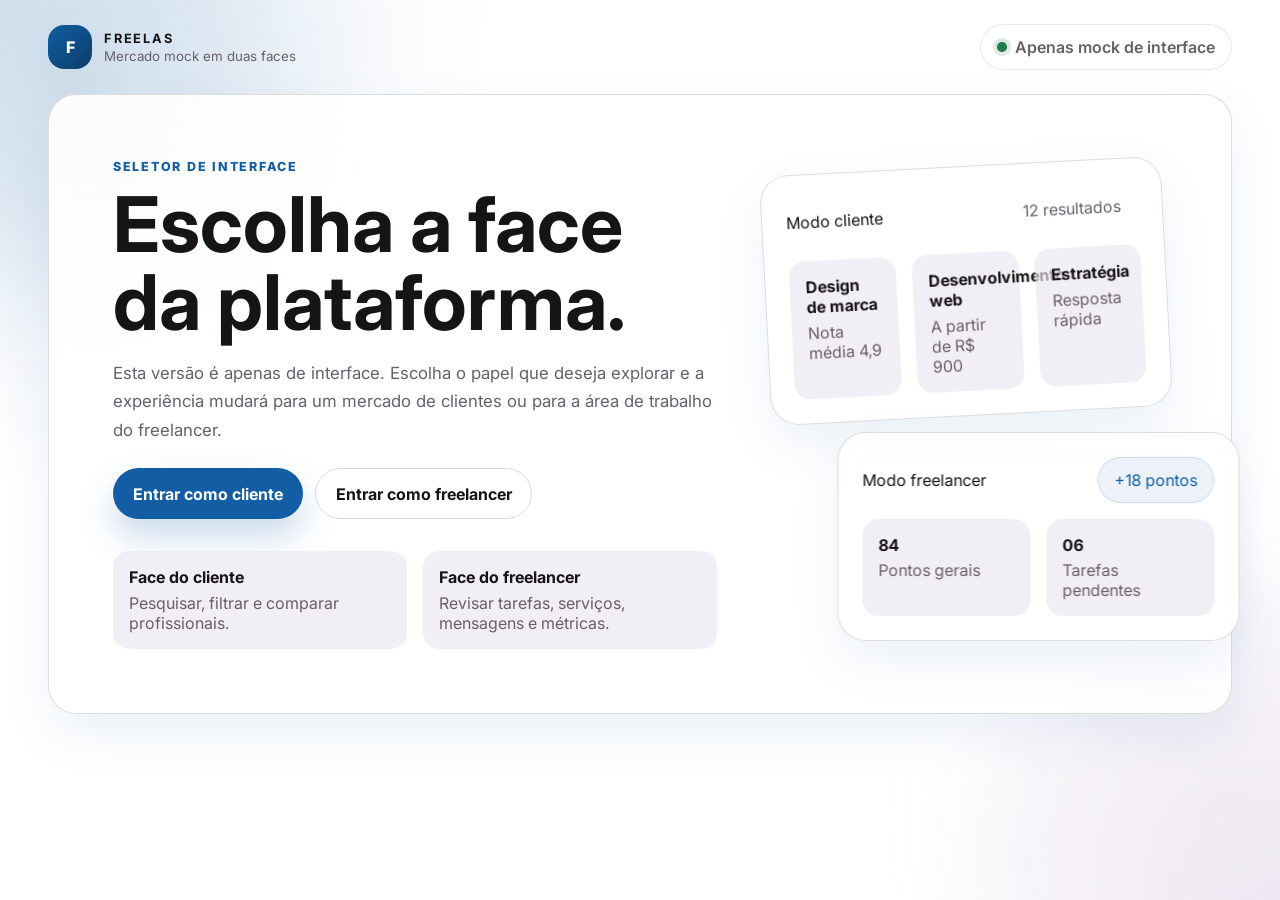
<file: index.html>
<!DOCTYPE html>
<html lang="pt-BR">
  <head>
    <meta charset="UTF-8" />
    <meta name="viewport" content="width=device-width, initial-scale=1.0" />
    <meta name="description" content="Interface mock do FREELAS para clientes e freelancers." />
    <title>FREELAS - Selector</title>
    <link rel="preconnect" href="https://fonts.googleapis.com" />
    <link rel="preconnect" href="https://fonts.gstatic.com" crossorigin />
    <link href="https://fonts.googleapis.com/css2?family=Inter:wght@400;500;600;700;800&display=swap" rel="stylesheet" />
    <link rel="stylesheet" href="style.css" />
  </head>
  <body class="app-shell" data-role="selector">
    <div class="ambient ambient-left" aria-hidden="true"></div>
    <div class="ambient ambient-right" aria-hidden="true"></div>

    <header class="topbar">
      <a class="brand" href="./" aria-label="FREELAS home">
        <span class="brand-mark">F</span>
        <span>
          <strong>FREELAS</strong>
          <small>Mercado mock em duas faces</small>
        </span>
      </a>

      <div class="topbar-actions">
        <div class="session-badge">
          <span class="dot"></span>
          Apenas mock de interface
        </div>
      </div>
    </header>

    <main class="app-main">
      <section class="hero-panel" id="role-selector" aria-labelledby="role-selector-title">
        <div class="hero-copy">
          <p class="eyebrow">Seletor de interface</p>
          <h1 id="role-selector-title">Escolha a face da plataforma.</h1>
          <p class="hero-text">
            Esta versão é apenas de interface. Escolha o papel que deseja explorar e a experiência mudará para um mercado de clientes ou para a área de trabalho do freelancer.
          </p>

          <div class="hero-actions">
            <button class="cta primary" type="button" id="btn-client">Entrar como cliente</button>
            <button class="cta secondary" type="button" id="btn-freelancer">Entrar como freelancer</button>
          </div>

          <div class="hero-notes">
            <div>
              <strong>Face do cliente</strong>
              <span>Pesquisar, filtrar e comparar profissionais.</span>
            </div>
            <div>
              <strong>Face do freelancer</strong>
              <span>Revisar tarefas, serviços, mensagens e métricas.</span>
            </div>
          </div>
        </div>

        <div class="hero-preview">
          <div class="preview-card preview-card-client">
            <div class="preview-header">
              <span>Modo cliente</span>
              <span class="preview-chip">12 resultados</span>
            </div>
            <div class="preview-grid">
              <article>
                <strong>Design de marca</strong>
                <span>Nota média 4,9</span>
              </article>
              <article>
                <strong>Desenvolvimento web</strong>
                <span>A partir de R$ 900</span>
              </article>
              <article>
                <strong>Estratégia</strong>
                <span>Resposta rápida</span>
              </article>
            </div>
          </div>

          <div class="preview-card preview-card-freelancer">
            <div class="preview-header">
              <span>Modo freelancer</span>
              <span class="preview-chip accent">+18 pontos</span>
            </div>
            <div class="mini-metrics">
              <article>
                <strong>84</strong>
                <span>Pontos gerais</span>
              </article>
              <article>
                <strong>06</strong>
                <span>Tarefas pendentes</span>
              </article>
            </div>
          </div>
        </div>
      </section>
    </main>

    <script src="js/data.js"></script>
    <script src="js/utils.js"></script>
    <script src="js/selector.js"></script>
  </body>
</html>
</file>
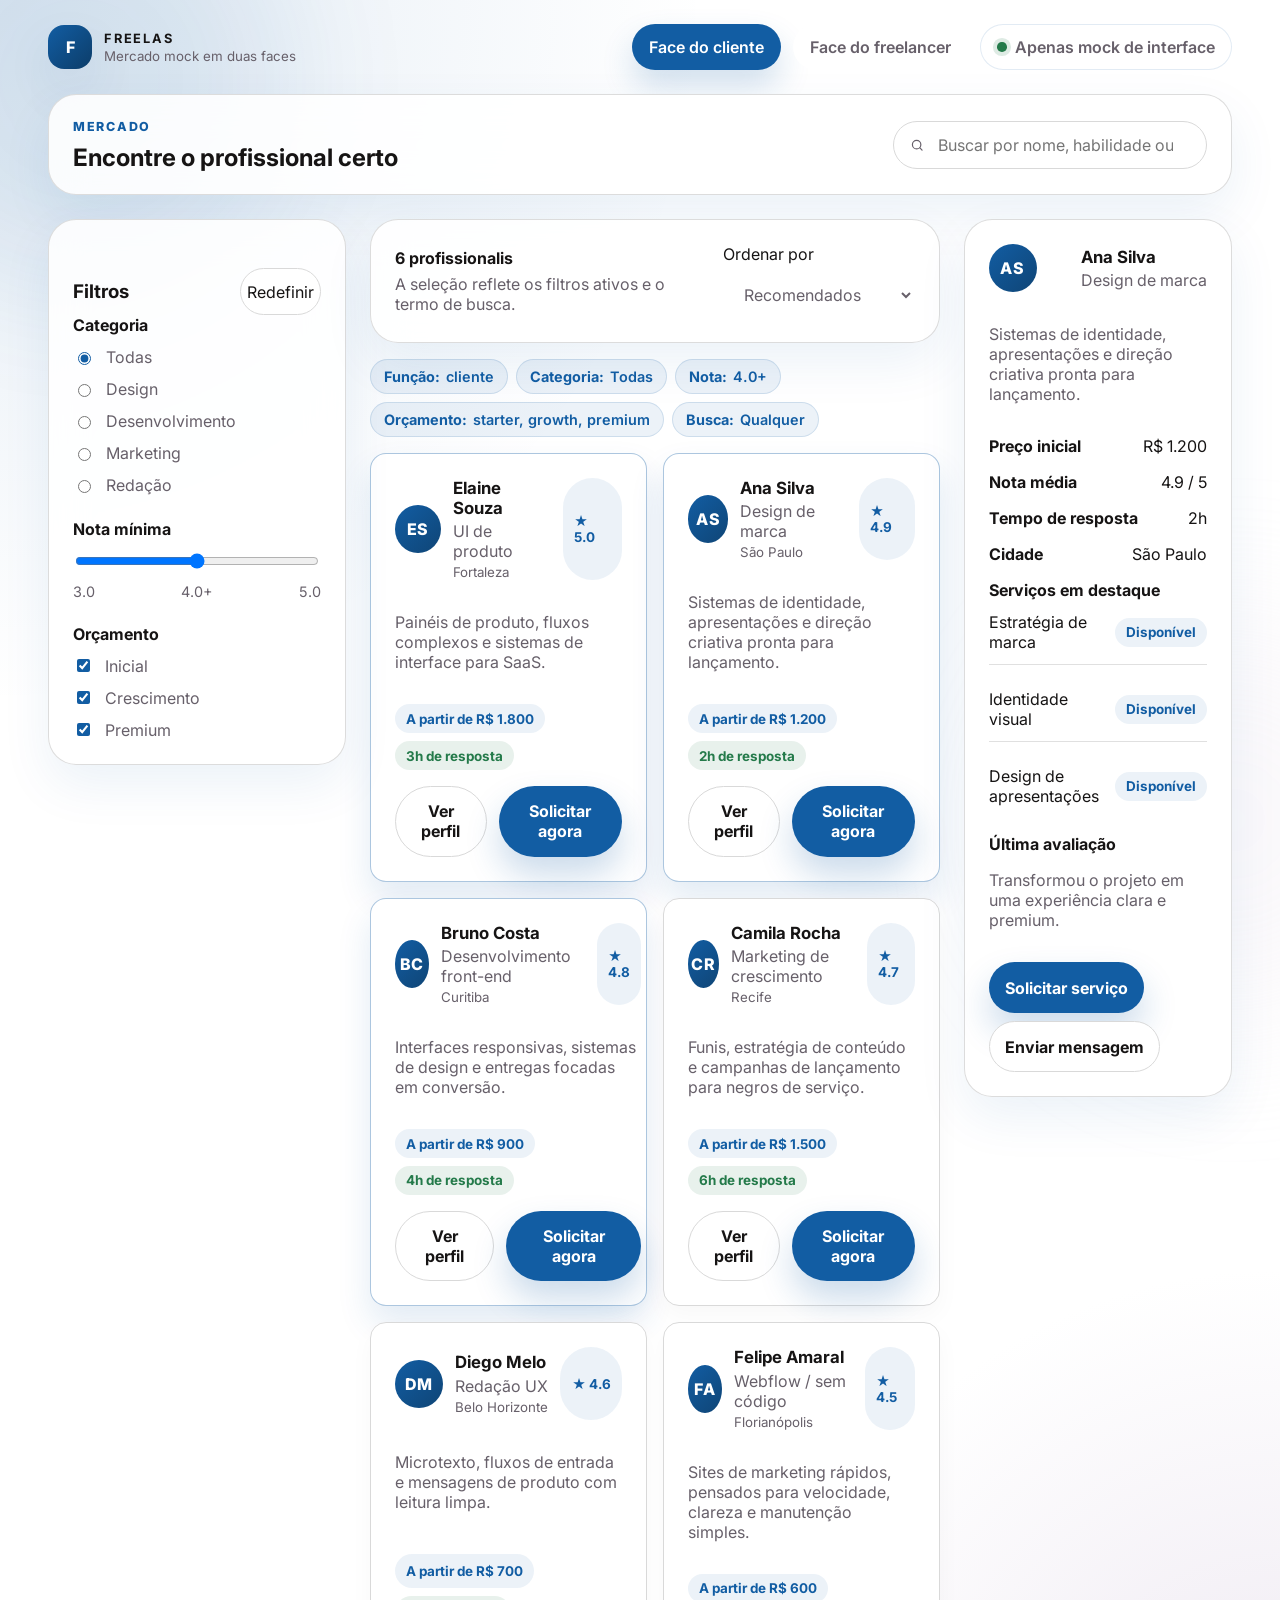
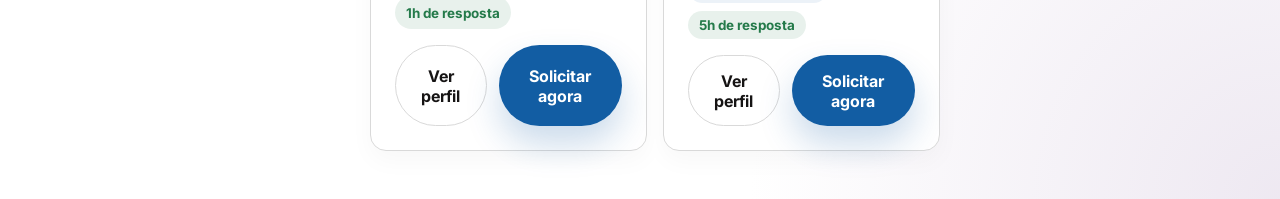
<file: client/marketplace.html>
<!DOCTYPE html>
<html lang="pt-BR">
  <head>
    <meta charset="UTF-8" />
    <meta name="viewport" content="width=device-width, initial-scale=1.0" />
    <meta name="description" content="FREELAS - Mercado de profissionais" />
    <title>FREELAS - Mercado</title>
    <link rel="preconnect" href="https://fonts.googleapis.com" />
    <link rel="preconnect" href="https://fonts.gstatic.com" crossorigin />
    <link href="https://fonts.googleapis.com/css2?family=Inter:wght@400;500;600;700;800&display=swap" rel="stylesheet" />
    <link rel="stylesheet" href="../style.css" />
  </head>
  <body class="app-shell" data-role="client">
    <div class="ambient ambient-left" aria-hidden="true"></div>
    <div class="ambient ambient-right" aria-hidden="true"></div>

    <header class="topbar">
      <a class="brand" href="../" aria-label="FREELAS home">
        <span class="brand-mark">F</span>
        <span>
          <strong>FREELAS</strong>
          <small>Mercado mock em duas faces</small>
        </span>
      </a>

      <div class="topbar-actions">
        <div class="role-pills" role="tablist" aria-label="Trocar experiência">
          <button class="pill active" type="button" id="switch-client">Face do cliente</button>
          <button class="pill" type="button" id="switch-freelancer">Face do freelancer</button>
        </div>
        <div class="session-badge">
          <span class="dot"></span>
          Apenas mock de interface
        </div>
      </div>
    </header>

    <main class="app-main">
      <section class="client-experience">
        <div class="client-toolbar surface-panel">
          <div>
            <p class="eyebrow">Mercado</p>
            <h2>Encontre o profissional certo</h2>
          </div>

          <div class="toolbar-actions">
            <label class="searchbar">
              <span class="icon" aria-hidden="true">
                <svg viewBox="0 0 24 24" fill="none" stroke="currentColor" stroke-width="2" stroke-linecap="round" stroke-linejoin="round">
                  <circle cx="11" cy="11" r="7"></circle>
                  <path d="m20 20-3.5-3.5"></path>
                </svg>
              </span>
              <input id="client-search" type="search" placeholder="Buscar por nome, habilidade ou cidade" />
            </label>

            <button class="cta secondary filters-button" type="button" id="open-filters">Filtros</button>
          </div>
        </div>

        <div class="client-layout">
          <aside class="filter-sidebar surface-panel" aria-label="Filtros do mercado">
            <div class="sidebar-title">
              <h3>Filtros</h3>
              <button class="text-button" type="button" id="reset-filters">Redefinir</button>
            </div>

            <div class="filter-group">
              <h4>Categoria</h4>
              <label><input type="radio" name="category" value="all" checked /> Todas</label>
              <label><input type="radio" name="category" value="design" /> Design</label>
              <label><input type="radio" name="category" value="development" /> Desenvolvimento</label>
              <label><input type="radio" name="category" value="marketing" /> Marketing</label>
              <label><input type="radio" name="category" value="writing" /> Redação</label>
            </div>

            <div class="filter-group">
              <h4>Nota mínima</h4>
              <input id="rating-range" type="range" min="3" max="5" step="0.5" value="4" />
              <div class="range-labels">
                <span>3.0</span>
                <span id="rating-value">4.0+</span>
                <span>5.0</span>
              </div>
            </div>

            <div class="filter-group">
              <h4>Orçamento</h4>
              <label><input type="checkbox" name="budget" value="starter" checked /> Inicial</label>
              <label><input type="checkbox" name="budget" value="growth" checked /> Crescimento</label>
              <label><input type="checkbox" name="budget" value="premium" checked /> Premium</label>
            </div>
          </aside>

          <div class="client-results">
            <div class="results-meta surface-panel">
              <div>
                <strong id="results-count">0 profissionais</strong>
                <p id="results-summary">Refine sua busca para comparar talentos rapidamente.</p>
              </div>

              <label class="sorter">
                <span>Ordenar por</span>
                <select id="client-sort">
                  <option value="recommended">Recomendados</option>
                  <option value="rating">Maior nota</option>
                  <option value="price">Menor preço</option>
                  <option value="response">Resposta mais rápida</option>
                </select>
              </label>
            </div>

            <div class="active-chips" id="active-client-filters" aria-live="polite"></div>
            <div class="professional-grid" id="professional-grid"></div>
          </div>

          <aside class="spotlight surface-panel" id="professional-spotlight" aria-live="polite"></aside>
        </div>
      </section>
    </main>

    <div class="drawer" id="filter-drawer" hidden>
      <div class="drawer-backdrop" id="close-filters-backdrop"></div>
      <div class="drawer-panel surface-panel" role="dialog" aria-modal="true" aria-labelledby="drawer-title">
        <div class="drawer-head">
          <h3 id="drawer-title">Filtros do mercado</h3>
          <button class="icon-button" type="button" id="close-filters" aria-label="Fechar filtros">✕</button>
        </div>
        <div id="mobile-filter-copy"></div>
      </div>
    </div>

    <script src="../js/data.js"></script>
    <script src="../js/utils.js"></script>
    <script src="./client.js"></script>
  </body>
</html>
</file>
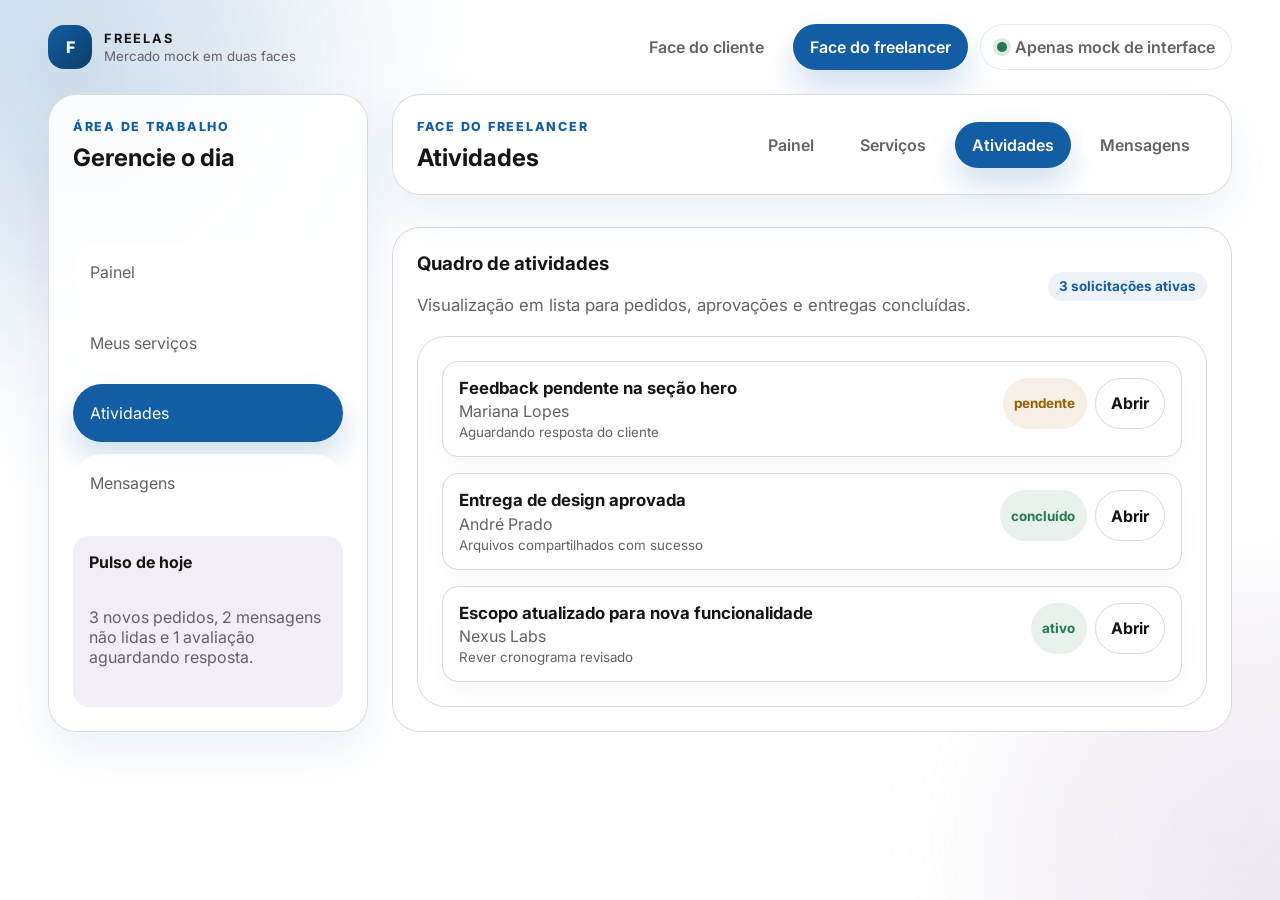
<file: freelancer/activities.html>
<!DOCTYPE html>
<html lang="pt-BR">
  <head>
    <meta charset="UTF-8" />
    <meta name="viewport" content="width=device-width, initial-scale=1.0" />
    <meta name="description" content="FREELAS - Atividades" />
    <title>FREELAS - Atividades</title>
    <link rel="preconnect" href="https://fonts.googleapis.com" />
    <link rel="preconnect" href="https://fonts.gstatic.com" crossorigin />
    <link href="https://fonts.googleapis.com/css2?family=Inter:wght@400;500;600;700;800&display=swap" rel="stylesheet" />
    <link rel="stylesheet" href="../style.css" />
  </head>
  <body class="app-shell" data-role="freelancer">
    <div class="ambient ambient-left" aria-hidden="true"></div>
    <div class="ambient ambient-right" aria-hidden="true"></div>

    <header class="topbar">
      <a class="brand" href="../" aria-label="FREELAS home">
        <span class="brand-mark">F</span>
        <span>
          <strong>FREELAS</strong>
          <small>Mercado mock em duas faces</small>
        </span>
      </a>

      <div class="topbar-actions">
        <div class="role-pills" role="tablist" aria-label="Trocar experiência">
          <button class="pill" type="button" id="switch-client">Face do cliente</button>
          <button class="pill active" type="button" id="switch-freelancer">Face do freelancer</button>
        </div>
        <div class="session-badge">
          <span class="dot"></span>
          Apenas mock de interface
        </div>
      </div>
    </header>

    <main class="app-main">
      <section class="freelancer-experience">
        <div class="workspace-layout">
          <aside class="workspace-sidebar surface-panel" aria-label="Navegação da área de trabalho">
            <div>
              <p class="eyebrow">Área de trabalho</p>
              <h2>Gerencie o dia</h2>
            </div>

            <nav class="workspace-nav" id="workspace-nav">
              <button class="nav-item" type="button" data-workspace-view="dashboard">Painel</button>
              <button class="nav-item" type="button" data-workspace-view="services">Meus serviços</button>
              <button class="nav-item active" type="button" data-workspace-view="activities">Atividades</button>
              <button class="nav-item" type="button" data-workspace-view="messages">Mensagens</button>
            </nav>

            <div class="sidebar-summary">
              <strong>Pulso de hoje</strong>
              <span>3 novos pedidos, 2 mensagens não lidas e 1 avaliação aguardando resposta.</span>
            </div>
          </aside>

          <div class="workspace-main">
            <div class="workspace-header surface-panel">
              <div>
                <p class="eyebrow">Face do freelancer</p>
                <h2 id="workspace-title">Atividades</h2>
              </div>
              <div class="workspace-switcher" role="tablist" aria-label="Visões da área de trabalho">
                <button class="pill" type="button" data-workspace-view="dashboard">Painel</button>
                <button class="pill" type="button" data-workspace-view="services">Serviços</button>
                <button class="pill active" type="button" data-workspace-view="activities">Atividades</button>
                <button class="pill" type="button" data-workspace-view="messages">Mensagens</button>
              </div>
            </div>

            <div id="workspace-content"></div>
          </div>
        </div>
      </section>
    </main>

    <script src="../js/data.js"></script>
    <script src="../js/utils.js"></script>
    <script src="./freelancer-common.js"></script>
    <script src="./activities.js"></script>
  </body>
</html>
</file>
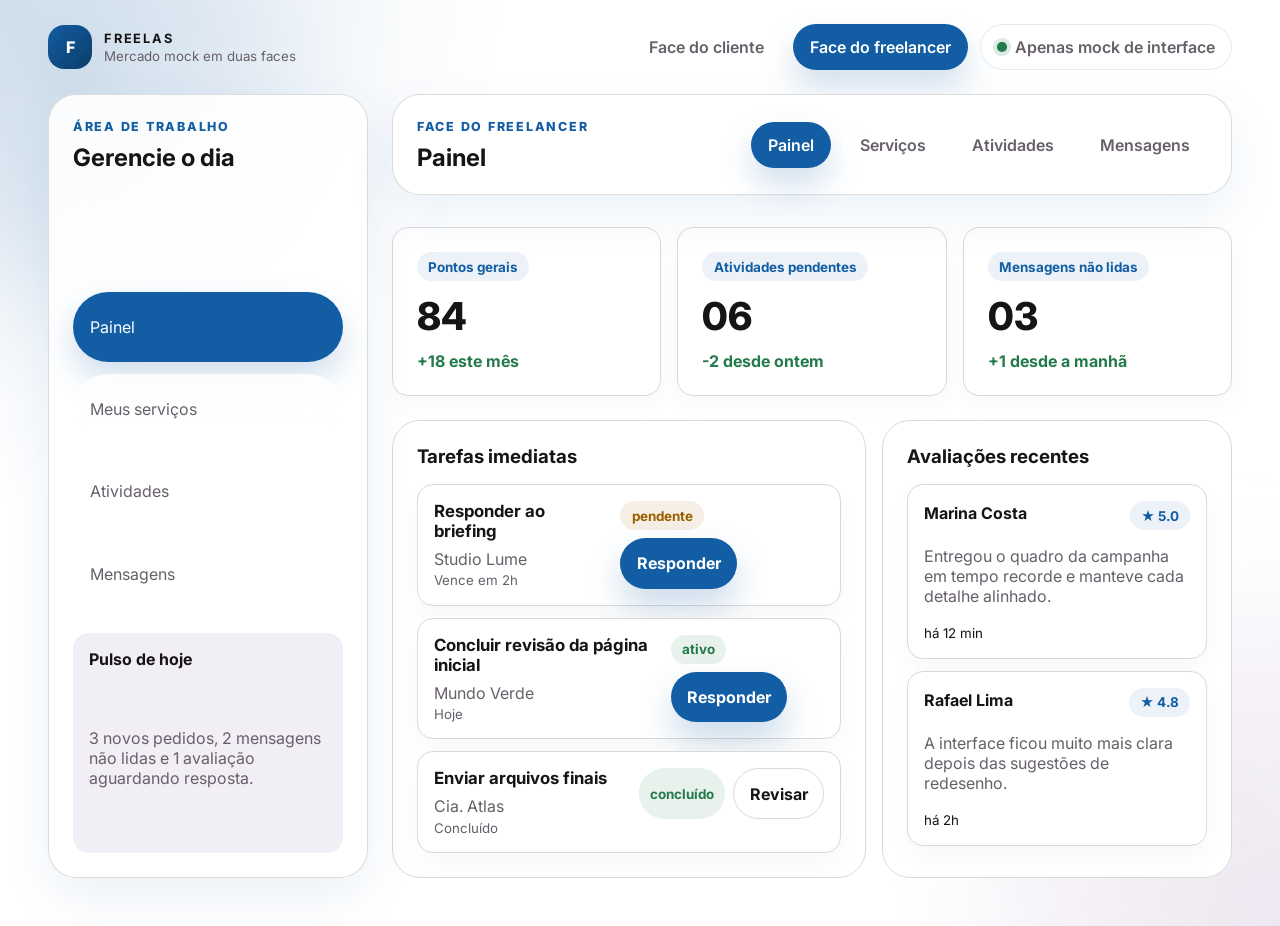
<file: freelancer/dashboard.html>
<!DOCTYPE html>
<html lang="pt-BR">
  <head>
    <meta charset="UTF-8" />
    <meta name="viewport" content="width=device-width, initial-scale=1.0" />
    <meta name="description" content="FREELAS - Painel do freelancer" />
    <title>FREELAS - Painel</title>
    <link rel="preconnect" href="https://fonts.googleapis.com" />
    <link rel="preconnect" href="https://fonts.gstatic.com" crossorigin />
    <link href="https://fonts.googleapis.com/css2?family=Inter:wght@400;500;600;700;800&display=swap" rel="stylesheet" />
    <link rel="stylesheet" href="../style.css" />
  </head>
  <body class="app-shell" data-role="freelancer">
    <div class="ambient ambient-left" aria-hidden="true"></div>
    <div class="ambient ambient-right" aria-hidden="true"></div>

    <header class="topbar">
      <a class="brand" href="../" aria-label="FREELAS home">
        <span class="brand-mark">F</span>
        <span>
          <strong>FREELAS</strong>
          <small>Mercado mock em duas faces</small>
        </span>
      </a>

      <div class="topbar-actions">
        <div class="role-pills" role="tablist" aria-label="Trocar experiência">
          <button class="pill" type="button" id="switch-client">Face do cliente</button>
          <button class="pill active" type="button" id="switch-freelancer">Face do freelancer</button>
        </div>
        <div class="session-badge">
          <span class="dot"></span>
          Apenas mock de interface
        </div>
      </div>
    </header>

    <main class="app-main">
      <section class="freelancer-experience">
        <div class="workspace-layout">
          <aside class="workspace-sidebar surface-panel" aria-label="Navegação da área de trabalho">
            <div>
              <p class="eyebrow">Área de trabalho</p>
              <h2>Gerencie o dia</h2>
            </div>

            <nav class="workspace-nav" id="workspace-nav">
              <button class="nav-item active" type="button" data-workspace-view="dashboard">Painel</button>
              <button class="nav-item" type="button" data-workspace-view="services">Meus serviços</button>
              <button class="nav-item" type="button" data-workspace-view="activities">Atividades</button>
              <button class="nav-item" type="button" data-workspace-view="messages">Mensagens</button>
            </nav>

            <div class="sidebar-summary">
              <strong>Pulso de hoje</strong>
              <span>3 novos pedidos, 2 mensagens não lidas e 1 avaliação aguardando resposta.</span>
            </div>
          </aside>

          <div class="workspace-main">
            <div class="workspace-header surface-panel">
              <div>
                <p class="eyebrow">Face do freelancer</p>
                <h2 id="workspace-title">Painel</h2>
              </div>
              <div class="workspace-switcher" role="tablist" aria-label="Visões da área de trabalho">
                <button class="pill active" type="button" data-workspace-view="dashboard">Painel</button>
                <button class="pill" type="button" data-workspace-view="services">Serviços</button>
                <button class="pill" type="button" data-workspace-view="activities">Atividades</button>
                <button class="pill" type="button" data-workspace-view="messages">Mensagens</button>
              </div>
            </div>

            <div id="workspace-content"></div>
          </div>
        </div>
      </section>
    </main>

    <script src="../js/data.js"></script>
    <script src="../js/utils.js"></script>
    <script src="./freelancer-common.js"></script>
    <script src="./dashboard.js"></script>
  </body>
</html>
</file>
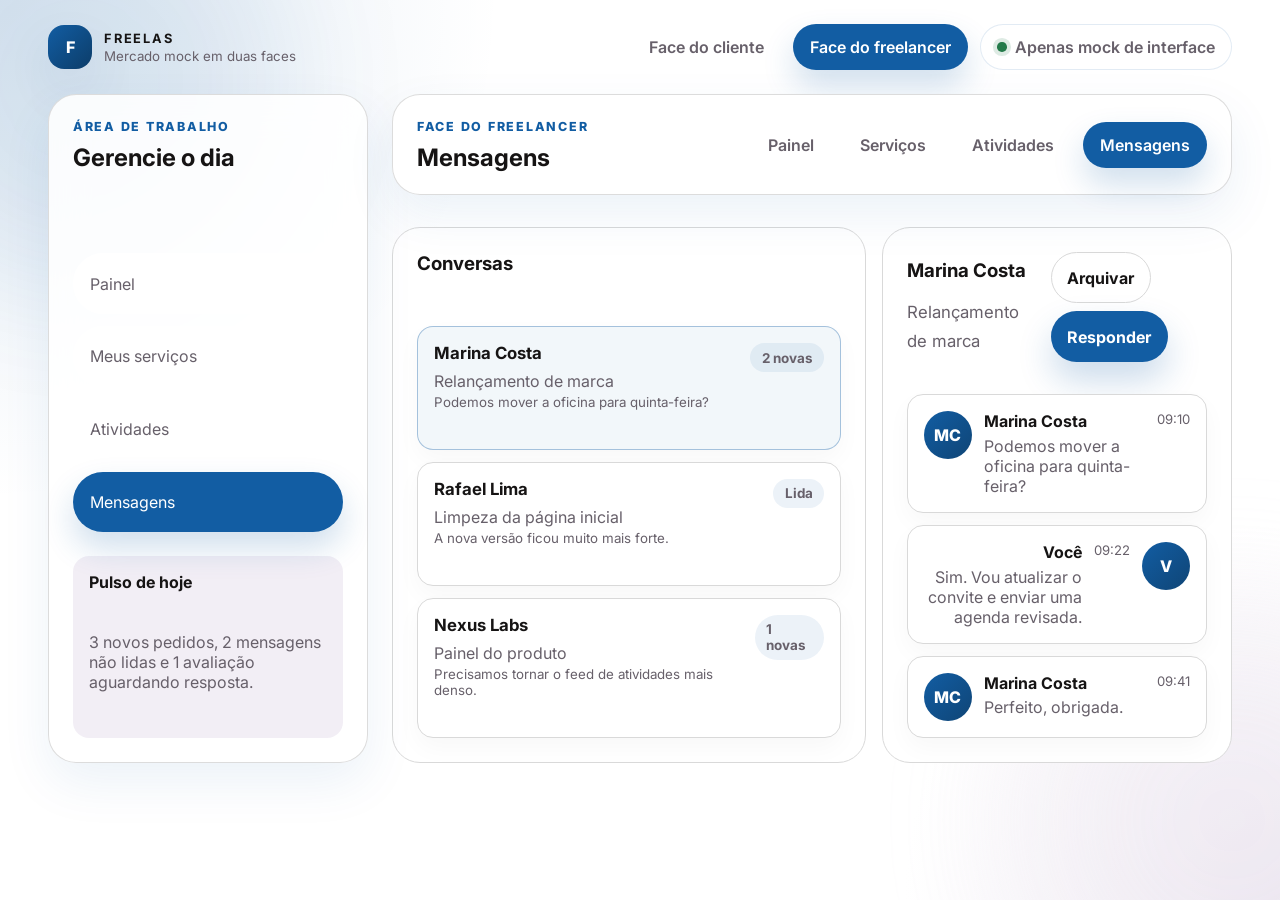
<file: freelancer/messages.html>
<!DOCTYPE html>
<html lang="pt-BR">
  <head>
    <meta charset="UTF-8" />
    <meta name="viewport" content="width=device-width, initial-scale=1.0" />
    <meta name="description" content="FREELAS - Mensagens" />
    <title>FREELAS - Mensagens</title>
    <link rel="preconnect" href="https://fonts.googleapis.com" />
    <link rel="preconnect" href="https://fonts.gstatic.com" crossorigin />
    <link href="https://fonts.googleapis.com/css2?family=Inter:wght@400;500;600;700;800&display=swap" rel="stylesheet" />
    <link rel="stylesheet" href="../style.css" />
  </head>
  <body class="app-shell" data-role="freelancer">
    <div class="ambient ambient-left" aria-hidden="true"></div>
    <div class="ambient ambient-right" aria-hidden="true"></div>

    <header class="topbar">
      <a class="brand" href="../" aria-label="FREELAS home">
        <span class="brand-mark">F</span>
        <span>
          <strong>FREELAS</strong>
          <small>Mercado mock em duas faces</small>
        </span>
      </a>

      <div class="topbar-actions">
        <div class="role-pills" role="tablist" aria-label="Trocar experiência">
          <button class="pill" type="button" id="switch-client">Face do cliente</button>
          <button class="pill active" type="button" id="switch-freelancer">Face do freelancer</button>
        </div>
        <div class="session-badge">
          <span class="dot"></span>
          Apenas mock de interface
        </div>
      </div>
    </header>

    <main class="app-main">
      <section class="freelancer-experience">
        <div class="workspace-layout">
          <aside class="workspace-sidebar surface-panel" aria-label="Navegação da área de trabalho">
            <div>
              <p class="eyebrow">Área de trabalho</p>
              <h2>Gerencie o dia</h2>
            </div>

            <nav class="workspace-nav" id="workspace-nav">
              <button class="nav-item" type="button" data-workspace-view="dashboard">Painel</button>
              <button class="nav-item" type="button" data-workspace-view="services">Meus serviços</button>
              <button class="nav-item" type="button" data-workspace-view="activities">Atividades</button>
              <button class="nav-item active" type="button" data-workspace-view="messages">Mensagens</button>
            </nav>

            <div class="sidebar-summary">
              <strong>Pulso de hoje</strong>
              <span>3 novos pedidos, 2 mensagens não lidas e 1 avaliação aguardando resposta.</span>
            </div>
          </aside>

          <div class="workspace-main">
            <div class="workspace-header surface-panel">
              <div>
                <p class="eyebrow">Face do freelancer</p>
                <h2 id="workspace-title">Mensagens</h2>
              </div>
              <div class="workspace-switcher" role="tablist" aria-label="Visões da área de trabalho">
                <button class="pill" type="button" data-workspace-view="dashboard">Painel</button>
                <button class="pill" type="button" data-workspace-view="services">Serviços</button>
                <button class="pill" type="button" data-workspace-view="activities">Atividades</button>
                <button class="pill active" type="button" data-workspace-view="messages">Mensagens</button>
              </div>
            </div>

            <div id="workspace-content"></div>
          </div>
        </div>
      </section>
    </main>

    <script src="../js/data.js"></script>
    <script src="../js/utils.js"></script>
    <script src="./freelancer-common.js"></script>
    <script src="./messages.js"></script>
  </body>
</html>
</file>
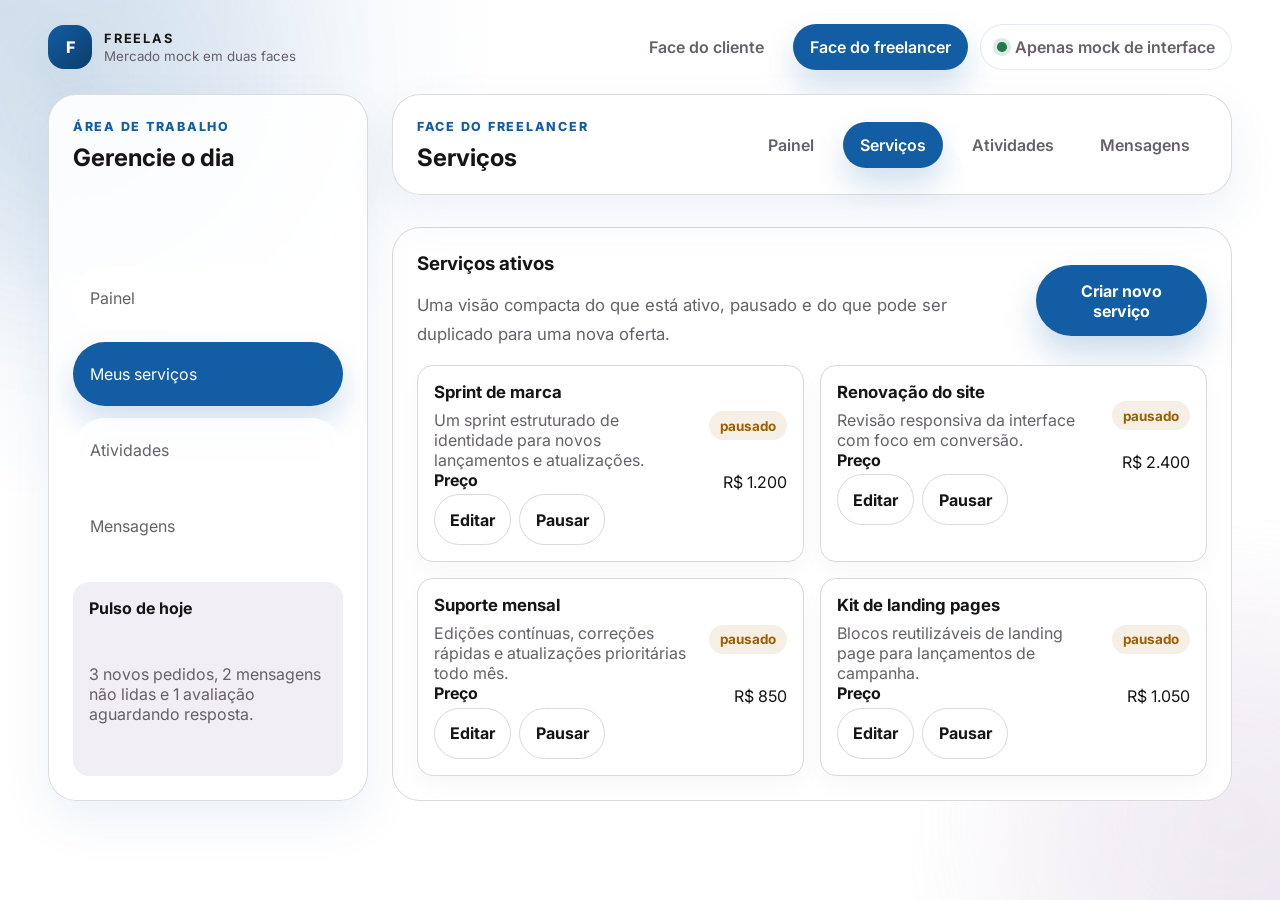
<file: freelancer/services.html>
<!DOCTYPE html>
<html lang="pt-BR">
  <head>
    <meta charset="UTF-8" />
    <meta name="viewport" content="width=device-width, initial-scale=1.0" />
    <meta name="description" content="FREELAS - Meus serviços" />
    <title>FREELAS - Meus Serviços</title>
    <link rel="preconnect" href="https://fonts.googleapis.com" />
    <link rel="preconnect" href="https://fonts.gstatic.com" crossorigin />
    <link href="https://fonts.googleapis.com/css2?family=Inter:wght@400;500;600;700;800&display=swap" rel="stylesheet" />
    <link rel="stylesheet" href="../style.css" />
  </head>
  <body class="app-shell" data-role="freelancer">
    <div class="ambient ambient-left" aria-hidden="true"></div>
    <div class="ambient ambient-right" aria-hidden="true"></div>

    <header class="topbar">
      <a class="brand" href="../" aria-label="FREELAS home">
        <span class="brand-mark">F</span>
        <span>
          <strong>FREELAS</strong>
          <small>Mercado mock em duas faces</small>
        </span>
      </a>

      <div class="topbar-actions">
        <div class="role-pills" role="tablist" aria-label="Trocar experiência">
          <button class="pill" type="button" id="switch-client">Face do cliente</button>
          <button class="pill active" type="button" id="switch-freelancer">Face do freelancer</button>
        </div>
        <div class="session-badge">
          <span class="dot"></span>
          Apenas mock de interface
        </div>
      </div>
    </header>

    <main class="app-main">
      <section class="freelancer-experience">
        <div class="workspace-layout">
          <aside class="workspace-sidebar surface-panel" aria-label="Navegação da área de trabalho">
            <div>
              <p class="eyebrow">Área de trabalho</p>
              <h2>Gerencie o dia</h2>
            </div>

            <nav class="workspace-nav" id="workspace-nav">
              <button class="nav-item" type="button" data-workspace-view="dashboard">Painel</button>
              <button class="nav-item active" type="button" data-workspace-view="services">Meus serviços</button>
              <button class="nav-item" type="button" data-workspace-view="activities">Atividades</button>
              <button class="nav-item" type="button" data-workspace-view="messages">Mensagens</button>
            </nav>

            <div class="sidebar-summary">
              <strong>Pulso de hoje</strong>
              <span>3 novos pedidos, 2 mensagens não lidas e 1 avaliação aguardando resposta.</span>
            </div>
          </aside>

          <div class="workspace-main">
            <div class="workspace-header surface-panel">
              <div>
                <p class="eyebrow">Face do freelancer</p>
                <h2 id="workspace-title">Meus Serviços</h2>
              </div>
              <div class="workspace-switcher" role="tablist" aria-label="Visões da área de trabalho">
                <button class="pill" type="button" data-workspace-view="dashboard">Painel</button>
                <button class="pill active" type="button" data-workspace-view="services">Serviços</button>
                <button class="pill" type="button" data-workspace-view="activities">Atividades</button>
                <button class="pill" type="button" data-workspace-view="messages">Mensagens</button>
              </div>
            </div>

            <div id="workspace-content"></div>
          </div>
        </div>
      </section>
    </main>

    <script src="../js/data.js"></script>
    <script src="../js/utils.js"></script>
    <script src="./freelancer-common.js"></script>
    <script src="./services.js"></script>
  </body>
</html>
</file>
<file: style.css>
:root {
  color-scheme: light;
  --primary: #125da3;
  --background: #ffffff;
  --surface: #ece6f0;
  --text: #161414;
  --border: #d9d9d9;
  --muted: #67606a;
  --success: #247a4a;
  --warning: #9b5f00;
  --shadow: 0 20px 50px rgba(18, 93, 163, 0.08);
  --radius-md: 8px;
  --radius-lg: 16px;
  --radius-xl: 28px;
  --space-1: 4px;
  --space-2: 8px;
  --space-3: 12px;
  --space-4: 16px;
  --space-5: 24px;
  --space-6: 32px;
  --space-7: 40px;
  --space-8: 48px;
}

* { box-sizing: border-box; }
html, body { min-height: 100%; }
body {
  margin: 0;
  font-family: 'Inter', system-ui, -apple-system, BlinkMacSystemFont, 'Segoe UI', sans-serif;
  color: var(--text);
  background:
    radial-gradient(circle at top left, rgba(18, 93, 163, 0.12), transparent 32%),
    radial-gradient(circle at bottom right, rgba(236, 230, 240, 0.9), transparent 24%),
    var(--background);
}
button, input, select { font: inherit; }
button { cursor: pointer; }
a { color: inherit; text-decoration: none; }
.app-shell { position: relative; overflow-x: hidden; }
.ambient {
  position: fixed; width: 26rem; height: 26rem; border-radius: 50%; filter: blur(72px); opacity: 0.26; pointer-events: none; z-index: 0;
}
.ambient-left { top: -8rem; left: -8rem; background: rgba(18, 93, 163, 0.35); }
.ambient-right { right: -10rem; bottom: -8rem; background: rgba(236, 230, 240, 0.95); }
.topbar, .app-main { position: relative; z-index: 1; }
.topbar {
  display: flex; align-items: center; justify-content: space-between; gap: var(--space-4);
  padding: var(--space-5) clamp(var(--space-4), 4vw, var(--space-8));
}
.brand { display: inline-flex; align-items: center; gap: var(--space-3); }
.brand strong { display: block; letter-spacing: 0.14em; font-size: 0.8rem; }
.brand small { display: block; color: var(--muted); margin-top: 2px; }
.brand-mark {
  display: grid; place-items: center; width: 2.75rem; height: 2.75rem; border-radius: 16px; color: white;
  background: linear-gradient(135deg, var(--primary), #0c3d69); box-shadow: var(--shadow); font-weight: 800;
}
.topbar-actions, .role-pills, .hero-actions, .toolbar-actions, .workspace-switcher {
  display: flex; align-items: center; gap: var(--space-3);
}
.session-badge, .preview-chip, .pill, .cta, .text-button, .nav-item, .sorter select, .icon-button {
  border: 1px solid transparent; border-radius: 999px;
}
.session-badge, .preview-chip, .pill, .nav-item, .sorter select, .icon-button {
  display: inline-flex; align-items: center; gap: 0.5rem; background: rgba(255, 255, 255, 0.82); color: var(--muted); padding: 0.75rem 1rem; backdrop-filter: blur(12px);
}
.session-badge { border-color: rgba(18, 93, 163, 0.12); font-weight: 600; }
.session-badge .dot { width: 0.6rem; height: 0.6rem; border-radius: 50%; background: var(--success); box-shadow: 0 0 0 4px rgba(36, 122, 74, 0.15); }
.pill, .nav-item, .text-button, .icon-button { transition: transform 180ms ease, background-color 180ms ease, color 180ms ease, border-color 180ms ease, box-shadow 180ms ease; }
.pill:hover, .cta:hover, .nav-item:hover, .text-button:hover, .icon-button:hover { transform: translateY(-1px); }
.pill { font-weight: 600; }
.pill.active, .nav-item.active { background: var(--primary); color: white; box-shadow: 0 16px 32px rgba(18, 93, 163, 0.2); }
.app-main { padding: 0 clamp(var(--space-4), 4vw, var(--space-8)) var(--space-8); }
.hero-panel, .surface-panel, .preview-card, .drawer-panel {
  border: 1px solid rgba(217, 217, 217, 0.9); background: rgba(255, 255, 255, 0.88); backdrop-filter: blur(18px); box-shadow: var(--shadow);
}
.hero-panel {
  display: grid; grid-template-columns: 1.2fr 0.8fr; gap: clamp(var(--space-5), 5vw, var(--space-8)); padding: clamp(var(--space-5), 5vw, 4.5rem); border-radius: var(--radius-xl);
}
.hero-copy h1, .client-toolbar h2, .workspace-header h2, .workspace-sidebar h2, .drawer-panel h3, .sidebar-title h3, .spotlight h3 { margin: 0; line-height: 1.02; }
.eyebrow { margin: 0 0 var(--space-3); color: var(--primary); font-size: 0.78rem; font-weight: 800; letter-spacing: 0.14em; text-transform: uppercase; }
.hero-copy h1 { max-width: 12ch; font-size: clamp(2.7rem, 6vw, 5.1rem); }
.hero-text { max-width: 60ch; margin: var(--space-4) 0 0; color: var(--muted); font-size: 1.05rem; line-height: 1.7; }
.cta, .text-button, .icon-button, .sorter select { min-height: 2.9rem; }
.cta { padding: 0.9rem 1.2rem; font-weight: 700; }
.cta.primary { background: var(--primary); color: white; box-shadow: 0 18px 34px rgba(18, 93, 163, 0.22); }
.cta.secondary, .text-button, .icon-button { background: white; color: var(--text); border-color: var(--border); }
.hero-actions { flex-wrap: wrap; margin-top: var(--space-5); }
.hero-notes { display: grid; grid-template-columns: repeat(2, minmax(0, 1fr)); gap: var(--space-4); margin-top: var(--space-6); }
.hero-notes div, .sidebar-summary, .preview-grid article, .mini-metrics article { padding: var(--space-4); border-radius: var(--radius-lg); background: rgba(236, 230, 240, 0.66); }
.hero-notes strong, .preview-grid strong, .mini-metrics strong, .sidebar-summary strong { display: block; margin-bottom: 0.35rem; }
.hero-notes span, .preview-grid span, .mini-metrics span, .sidebar-summary span, .result-card p, .spotlight p, .task-row p, .review-card p, .service-card p, .conversation-list span, .message-body span { color: var(--muted); }
.hero-preview { display: grid; align-content: center; gap: var(--space-4); }
.preview-card { border-radius: var(--radius-xl); padding: var(--space-5); }
.preview-card-client { transform: rotate(-3deg); }
.preview-card-freelancer { transform: translateX(18%); }
.preview-header, .results-meta, .drawer-head, .sidebar-title, .task-row, .review-head, .service-head, .conversation-item, .message-row, .workspace-header, .client-toolbar, .profile-head, .professional-meta, .detail-row, .metric-card, .spotlight-list li {
  display: flex; align-items: center; justify-content: space-between; gap: var(--space-4);
}
.preview-grid, .mini-metrics, .metric-grid, .professional-grid, .service-grid, .review-list, .task-list, .conversation-list, .message-stream, .activity-list { display: grid; gap: var(--space-4); }
.metric-grid { margin-bottom: var(--space-5); }
.preview-grid { margin-top: var(--space-4); grid-template-columns: repeat(3, minmax(0, 1fr)); }
.mini-metrics { margin-top: var(--space-4); grid-template-columns: repeat(2, minmax(0, 1fr)); }
.preview-chip.accent { background: rgba(18, 93, 163, 0.08); color: var(--primary); border-color: rgba(18, 93, 163, 0.15); }
.experience { margin-top: var(--space-6); }
.client-layout { display: grid; grid-template-columns: 1.15fr 2.2fr 1fr; gap: var(--space-5); align-items: start; }
.client-toolbar, .workspace-header, .results-meta, .surface-panel { border-radius: var(--radius-xl); }
.client-toolbar { margin-bottom: var(--space-5); padding: var(--space-5); }
.searchbar { display: flex; align-items: center; gap: var(--space-3); min-width: min(100%, 26rem); padding: 0 1rem; border: 1px solid var(--border); border-radius: 999px; background: white; }
.searchbar input { width: 100%; min-height: 2.9rem; border: 0; outline: none; background: transparent; }
.searchbar .icon { width: 1rem; height: 1rem; color: var(--muted); }
.filter-sidebar, .spotlight, .workspace-sidebar { position: sticky; top: 1.25rem; padding: var(--space-5); }
.sidebar-title, .filter-group + .filter-group { margin-top: var(--space-5); }
.filter-group h4, .sorter span, .spotlight h4, .workspace-nav .nav-item, .conversation-item strong, .detail-row strong { margin: 0; }
.filter-group { display: grid; gap: var(--space-3); }
.filter-group label { display: flex; align-items: center; gap: var(--space-3); color: var(--muted); }
.filter-group input[type='radio'], .filter-group input[type='checkbox'] { accent-color: var(--primary); }
.range-labels { display: flex; justify-content: space-between; color: var(--muted); font-size: 0.9rem; }
.client-results { min-width: 0; }
.results-meta, .workspace-header { padding: var(--space-5); margin-bottom: var(--space-4); }
.results-meta p { margin: 0.4rem 0 0; color: var(--muted); }
.sorter { display: grid; gap: 0.45rem; }
.sorter select { min-width: 12rem; padding: 0 1rem; }
.active-chips { display: flex; flex-wrap: wrap; gap: var(--space-2); margin-bottom: var(--space-4); }
.chip { display: inline-flex; align-items: center; gap: 0.4rem; border-radius: 999px; border: 1px solid rgba(18, 93, 163, 0.14); background: rgba(18, 93, 163, 0.08); color: var(--primary); padding: 0.5rem 0.8rem; font-size: 0.9rem; font-weight: 600; }
.professional-grid { grid-template-columns: repeat(2, minmax(0, 1fr)); }
.result-card, .service-card, .task-row, .review-card, .conversation-item, .message-row, .metric-card, .activity-card { border: 1px solid var(--border); border-radius: var(--radius-lg); background: white; box-shadow: 0 10px 24px rgba(22, 20, 20, 0.03); }
.result-card { padding: var(--space-5); display: grid; gap: var(--space-4); }
.result-card.featured { border-color: rgba(18, 93, 163, 0.35); box-shadow: 0 18px 34px rgba(18, 93, 163, 0.12); }
.result-card header, .result-card footer, .professional-meta, .detail-row, .review-head, .service-head, .task-row, .conversation-item, .message-row, .metric-card, .activity-card { display: flex; justify-content: space-between; gap: var(--space-3); }
.avatar { width: 3rem; height: 3rem; display: grid; place-items: center; border-radius: 50%; color: white; background: linear-gradient(135deg, var(--primary), #0f4576); font-weight: 800; letter-spacing: 0.04em; }
.meta-stack { display: grid; gap: 0.2rem; }
.meta-stack strong { font-size: 1.05rem; }
.meta-stack span, .meta-stack small { color: var(--muted); }
.badge, .status, .tag, .rating { display: inline-flex; align-items: center; gap: 0.3rem; border-radius: 999px; padding: 0.4rem 0.7rem; font-size: 0.84rem; font-weight: 700; }
.badge, .rating { background: rgba(18, 93, 163, 0.08); color: var(--primary); }
.status.pending { background: rgba(155, 95, 0, 0.1); color: var(--warning); }
.status.done, .status.active, .tag { background: rgba(36, 122, 74, 0.1); color: var(--success); }
.card-actions, .footer-actions, .message-actions { display: flex; flex-wrap: wrap; gap: var(--space-2); }
.card-actions .cta, .footer-actions .cta, .message-actions .cta { padding-inline: 0.95rem; }
.spotlight { display: grid; gap: var(--space-4); }
.spotlight-list { list-style: none; padding: 0; margin: 0; display: grid; gap: var(--space-3); }
.spotlight-list li { padding: var(--space-3) 0; border-bottom: 1px solid rgba(217, 217, 217, 0.8); }
.spotlight-list li:last-child { border-bottom: 0; }
.workspace-layout { display: grid; grid-template-columns: 320px minmax(0, 1fr); gap: var(--space-5); }
.workspace-sidebar { display: grid; gap: var(--space-5); }
.workspace-nav { display: grid; gap: var(--space-3); }
.nav-item { width: 100%; justify-content: flex-start; }
.sidebar-summary { display: grid; gap: 0.3rem; }
.workspace-main { display: grid; gap: var(--space-4); }
.workspace-switcher { flex-wrap: wrap; justify-content: flex-end; }
.metric-grid { grid-template-columns: repeat(3, minmax(0, 1fr)); }
.metric-card { padding: var(--space-5); flex-direction: column; align-items: flex-start; }
.metric-value { font-size: clamp(1.8rem, 3vw, 3rem); font-weight: 800; }
.delta { color: var(--success); font-weight: 700; }
.workspace-panels { display: grid; grid-template-columns: 1.15fr 0.85fr; gap: var(--space-4); }
.panel, .conversation-list, .message-stream, .activity-list { padding: var(--space-5); border-radius: var(--radius-xl); border: 1px solid var(--border); background: white; }
.panel h3, .conversation-list h3, .message-stream h3, .activity-list h3 { margin: 0 0 var(--space-4); }
.task-list, .review-list, .service-grid, .activity-list { margin-top: var(--space-4); }
.task-row, .review-card, .service-card, .activity-card, .message-row, .conversation-item { padding: var(--space-4); }
.service-grid { grid-template-columns: repeat(2, minmax(0, 1fr)); }
.task-row, .review-card, .service-card, .activity-card, .conversation-item, .message-row { align-items: flex-start; }
.task-row strong, .review-card strong, .service-card strong, .conversation-item strong, .message-body strong { display: block; margin-bottom: 0.3rem; }
.review-list, .task-list, .conversation-list { gap: var(--space-3); }
.workspace-content .panel + .panel, .workspace-content .workspace-panels { margin-top: var(--space-4); }
.metric-grid + .workspace-panels { margin-top: var(--space-4); }
.conversation-list { min-width: 0; }
.conversation-item.active { border-color: rgba(18, 93, 163, 0.35); background: rgba(18, 93, 163, 0.05); }
.message-body { flex: 1; }
.message-row.me .message-body { text-align: right; }
.message-row.me { justify-content: flex-end; }
.message-row.me .avatar { order: 2; }
.message-time { font-size: 0.82rem; color: var(--muted); white-space: nowrap; }
.drawer { position: fixed; inset: 0; z-index: 10; }
.drawer-backdrop { position: absolute; inset: 0; background: rgba(22, 20, 20, 0.42); }
.drawer-panel { position: absolute; right: 0; top: 0; bottom: 0; width: min(92vw, 420px); padding: var(--space-5); border-radius: 24px 0 0 24px; overflow: auto; }
.drawer-head { margin-bottom: var(--space-4); }
.icon-button { width: 2.8rem; height: 2.8rem; justify-content: center; padding: 0; }
.filters-button { display: none; }
[hidden] { display: none !important; }
@media (max-width: 1180px) {
  .hero-panel, .client-layout, .workspace-layout, .workspace-panels { grid-template-columns: 1fr; }
  .filter-sidebar, .spotlight, .workspace-sidebar { position: static; }
  .spotlight { order: 3; }
  .client-results { order: 2; }
  .filter-sidebar { order: 1; }
  .workspace-sidebar { grid-template-columns: 1fr; }
  .workspace-switcher { justify-content: flex-start; }
}
@media (max-width: 900px) {
  .topbar { flex-direction: column; align-items: stretch; }
  .topbar-actions, .role-pills, .workspace-switcher, .toolbar-actions { flex-wrap: wrap; }
  .hero-preview { transform: none; }
  .hero-notes, .metric-grid, .professional-grid, .service-grid, .preview-grid, .mini-metrics { grid-template-columns: 1fr; }
  .workspace-header, .results-meta, .client-toolbar, .preview-header, .drawer-head { flex-direction: column; align-items: stretch; }
  .workspace-sidebar { padding-bottom: var(--space-4); }
  .workspace-nav { display: flex; overflow-x: auto; padding-bottom: var(--space-2); }
  .nav-item { width: auto; white-space: nowrap; }
  .filters-button { display: inline-flex; }
  .filter-sidebar { display: none; }
  .searchbar, .sorter select { min-width: 0; width: 100%; }
  .hero-copy h1 { max-width: none; }
  .preview-card-client, .preview-card-freelancer { transform: none; }
}
@media (max-width: 560px) {
  .topbar, .app-main, .hero-panel, .client-toolbar, .results-meta, .workspace-header, .surface-panel, .panel, .drawer-panel { padding-left: var(--space-4); padding-right: var(--space-4); }
  .hero-copy h1 { font-size: clamp(2.2rem, 11vw, 3.5rem); }
  .hero-panel { border-radius: 24px; }
  .role-pills, .hero-actions { gap: var(--space-2); }
}
</file>
